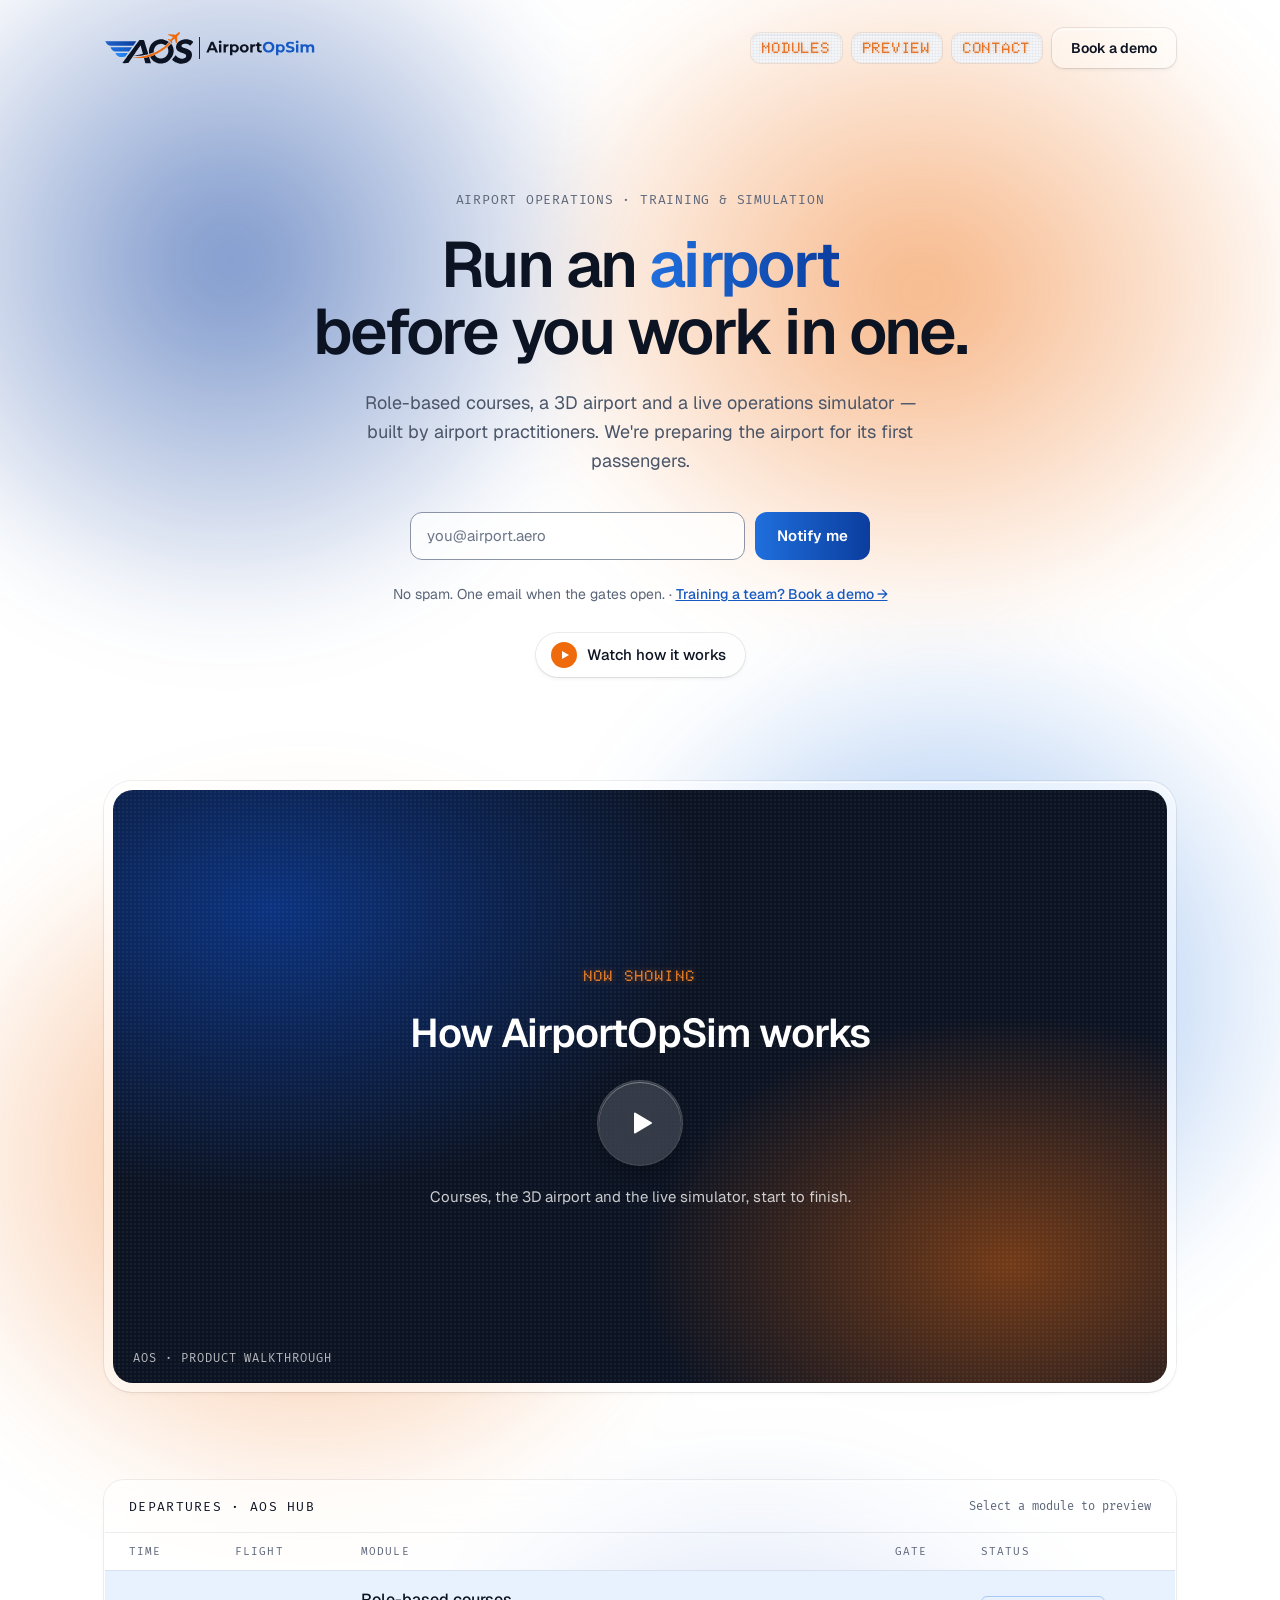
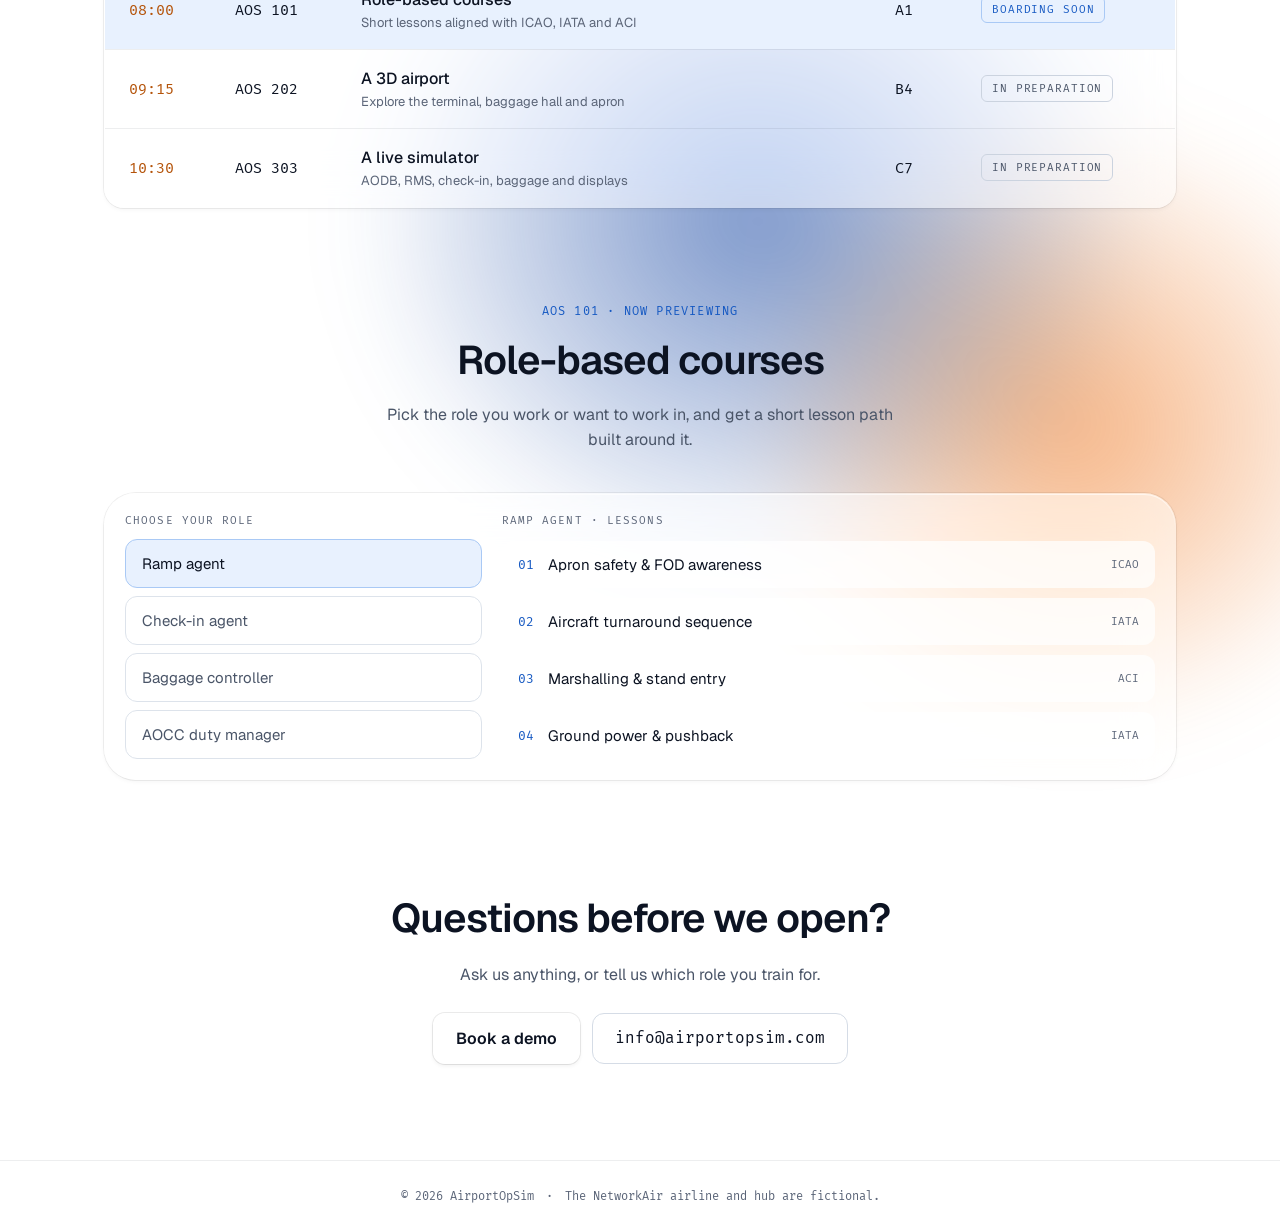
<file: index.html>
<!doctype html>
<html lang="en">
<head>
<meta charset="utf-8">
<meta name="viewport" content="width=device-width, initial-scale=1">
<title>AirportOpSim — Run an airport before you work in one</title>
<meta name="description" content="Airport operations training and simulation: role-based courses, a 3D airport and a live simulator.">
<meta name="theme-color" content="#FFFFFF">
<link rel="preconnect" href="https://fonts.googleapis.com">
<link href="https://fonts.googleapis.com/css2?family=Geist:wght@400;500;600;700&amp;family=Fira+Mono:wght@400;500&amp;family=Doto:wght@700;800;900&amp;display=swap" rel="stylesheet">
<link rel="stylesheet" href="css/styles.css">
</head>
<body>
<div style="position: relative; overflow: clip; min-height: 100vh; background: #FFFFFF; color: #0C1322; font-family: Geist, Inter, system-ui, sans-serif">
<div aria-hidden="true" style="position: absolute; inset: 0; z-index: 0; pointer-events: none; filter: blur(40px)">
<div style="position: absolute; left: -12%; top: -120px; width: 60%; height: 760px; border-radius: 50%; background: radial-gradient(closest-side, rgba(11, 61, 158, 0.55), transparent); mix-blend-mode: multiply"></div>
<div style="position: absolute; left: 40%; top: -60px; width: 64%; height: 700px; border-radius: 50%; background: radial-gradient(closest-side, rgba(238, 106, 10, 0.5), transparent); mix-blend-mode: multiply"></div>
<div style="position: absolute; left: 44%; top: 620px; width: 60%; height: 740px; border-radius: 50%; background: radial-gradient(closest-side, rgba(31, 111, 221, 0.5), transparent); mix-blend-mode: multiply"></div>
<div style="position: absolute; left: -8%; top: 780px; width: 64%; height: 760px; border-radius: 50%; background: radial-gradient(closest-side, rgba(238, 106, 10, 0.5), transparent); mix-blend-mode: multiply"></div>
<div style="position: absolute; left: 28%; top: 1460px; width: 62%; height: 720px; border-radius: 50%; background: radial-gradient(closest-side, rgba(11, 61, 158, 0.55), transparent); mix-blend-mode: multiply"></div>
<div style="position: absolute; left: 58%; top: 1720px; width: 52%; height: 620px; border-radius: 50%; background: radial-gradient(closest-side, rgba(238, 106, 10, 0.5), transparent); mix-blend-mode: multiply"></div>
</div>
<div style="position: relative; z-index: 1; display: flex; flex-direction: column; align-items: center">

<!-- Header -->
<header style="width: 100%; max-width: 1120px; padding: 28px 24px; display: flex; flex-wrap: wrap; gap: 16px; align-items: center; justify-content: space-between">
<div style="display: flex; align-items: center; gap: 12px">
<img src="assets/aos-logo-light.svg" alt="AirportOpSim (AOS)" style="height: 34px; width: auto; display: block">
</div>
<nav class="nav" style="display: flex; flex-wrap: wrap; gap: 10px; align-items: center; font-size: 14px">
<a class="btn led-link" href="#board" style="height: 30px; padding: 0 10px; border-radius: 9px; display: inline-flex; align-items: center; text-decoration: none; background-color: #F3F5F8; background-image: radial-gradient(circle, rgba(12, 19, 34, 0.07) 0.8px, transparent 1.1px); background-size: 3px 3px; border: 1px solid transparent; box-shadow: 0 0 0 1px oklch(0 0 0 / 0.07), inset 0 1px 2px oklch(0 0 0 / 0.06)"><span class="led-text" style="font-family: Doto, 'Fira Mono', monospace; font-weight: 900; font-size: 15px; letter-spacing: 0.05em; line-height: 1; color: #E25F08; text-shadow: 0 0 4px rgba(238, 106, 10, 0.35)">MODULES</span></a>
<a class="btn led-link" href="#preview" style="height: 30px; padding: 0 10px; border-radius: 9px; display: inline-flex; align-items: center; text-decoration: none; background-color: #F3F5F8; background-image: radial-gradient(circle, rgba(12, 19, 34, 0.07) 0.8px, transparent 1.1px); background-size: 3px 3px; border: 1px solid transparent; box-shadow: 0 0 0 1px oklch(0 0 0 / 0.07), inset 0 1px 2px oklch(0 0 0 / 0.06)"><span class="led-text" style="font-family: Doto, 'Fira Mono', monospace; font-weight: 900; font-size: 15px; letter-spacing: 0.05em; line-height: 1; color: #E25F08; text-shadow: 0 0 4px rgba(238, 106, 10, 0.35)">PREVIEW</span></a>
<a class="btn led-link" href="#contact" style="height: 30px; padding: 0 10px; border-radius: 9px; display: inline-flex; align-items: center; text-decoration: none; background-color: #F3F5F8; background-image: radial-gradient(circle, rgba(12, 19, 34, 0.07) 0.8px, transparent 1.1px); background-size: 3px 3px; border: 1px solid transparent; box-shadow: 0 0 0 1px oklch(0 0 0 / 0.07), inset 0 1px 2px oklch(0 0 0 / 0.06)"><span class="led-text" style="font-family: Doto, 'Fira Mono', monospace; font-weight: 900; font-size: 15px; letter-spacing: 0.05em; line-height: 1; color: #E25F08; text-shadow: 0 0 4px rgba(238, 106, 10, 0.35)">CONTACT</span></a>
<a class="btn btn-glass" href="book-demo.html" style="height: 40px; padding: 0 18px; display: inline-flex; align-items: center; border-radius: 12px; text-decoration: none; font-size: 14px; font-weight: 600"><span class="gt" data-t="Book a demo">Book a demo</span></a>
</nav>
</header>

<!-- Hero -->
<section style="width: 100%; max-width: 860px; padding: 96px 24px 72px; text-align: center; display: flex; flex-direction: column; align-items: center; gap: 24px">
<span class="st" style="font-family: 'Fira Mono', Menlo, monospace; font-size: 13px; color: #5B6578; letter-spacing: 0.06em">AIRPORT OPERATIONS · TRAINING &amp; SIMULATION</span>
<h1 class="st st2" style="margin: 0; font-size: 64px; line-height: 1.05; font-weight: 600; letter-spacing: -0.035em">Run an <span style="background: linear-gradient(90deg, #1F6FDD, #0B3D9E); -webkit-background-clip: text; background-clip: text; color: transparent">airport</span><br>before you work in one.</h1>
<p class="st st3" style="margin: 0; max-width: 560px; font-size: 18px; line-height: 1.6; color: #4A5568">Role-based courses, a 3D airport and a live operations simulator — built by airport practitioners. We're preparing the airport for its first passengers.</p>
<form class="st st4" style="margin-top: 12px; display: flex; flex-wrap: wrap; justify-content: center; gap: 10px; width: 100%; max-width: 460px" id="notify-form">
<label for="email" style="position: absolute; width: 1px; height: 1px; overflow: hidden; clip: rect(0 0 0 0)">Email address</label>
<input id="email" type="email" placeholder="you@airport.aero" style="flex: 1 1 240px; height: 48px; padding: 0 16px; border-radius: 12px; border: 1px solid #8A94A6; background: rgba(255, 255, 255, 0.72); color: #0C1322; font: inherit; font-size: 15px; outline: none">
<button class="btn" type="submit" style="height: 48px; padding: 0 22px; border: 0; border-radius: 12px; background: linear-gradient(90deg, #1F6FDD, #0B3D9E); color: #fff; font: inherit; font-size: 15px; font-weight: 600; cursor: pointer" id="notify-label">Notify me</button>
</form>
<span class="st st4" style="font-family: Geist, Inter, system-ui, sans-serif; font-size: 14px; line-height: 1.5; color: #5B6578">No spam. One email when the gates open. · <a href="book-demo.html" style="color: #1659C2; font-weight: 500; white-space: nowrap">Training a team? Book a demo →</a></span>
<a class="btn btn-glass st st4" href="#video" style="margin-top: 4px; height: 44px; padding-inline: 14px 18px; display: inline-flex; align-items: center; gap: 10px; border-radius: 999px; text-decoration: none; font-size: 15px; font-weight: 500"><span style="width: 26px; height: 26px; border-radius: 50%; background: #EE6A0A; display: inline-flex; align-items: center; justify-content: center; flex: none"><svg width="10" height="10" viewBox="0 0 10 10" aria-hidden="true" style="translate: 1px 0"><path d="M2 1 L9 5 L2 9 Z" fill="#FFFFFF"></path></svg></span><span class="gt" data-t="Watch how it works">Watch how it works</span></a>
</section>

<!-- Video -->
<section id="video" style="scroll-margin-top: 24px; width: 100%; max-width: 1120px; padding: 32px 24px 64px">
<div class="glass" style="border: 1px solid rgba(12, 19, 34, 0.10); background: rgba(255, 255, 255, 0.55); backdrop-filter: blur(24px) saturate(140%); -webkit-backdrop-filter: blur(24px) saturate(140%); border-radius: 28px; padding: 8px">
<div style="position: relative; aspect-ratio: 16 / 9; border-radius: 20px; overflow: hidden; background-color: #0C1322; background-image: radial-gradient(circle, rgba(255, 255, 255, 0.05) 0.9px, transparent 1.2px), radial-gradient(60% 70% at 15% 20%, rgba(11, 61, 158, 0.75), transparent 70%), radial-gradient(50% 60% at 85% 80%, rgba(238, 106, 10, 0.45), transparent 70%); background-size: 4px 4px, 100% 100%, 100% 100%">

<div data-video="poster">
<div style="position: absolute; inset: 0; display: flex; flex-direction: column; align-items: center; justify-content: center; gap: 22px; text-align: center; padding: 24px">
<span style="font-family: Doto, 'Fira Mono', monospace; font-weight: 900; font-size: 15px; letter-spacing: 0.08em; color: #FF8A2A; text-shadow: 0 0 6px rgba(238, 106, 10, 0.6)">NOW SHOWING</span>
<h2 style="margin: 0; font-size: 40px; font-weight: 600; letter-spacing: -0.025em; color: #FFFFFF">How AirportOpSim works</h2>
<button class="btn" type="button" data-action="play" aria-label="Play the walkthrough video" style="width: 84px; height: 84px; border-radius: 50%; border: 1px solid transparent; background: rgba(255, 255, 255, 0.16); backdrop-filter: blur(16px); -webkit-backdrop-filter: blur(16px); box-shadow: 0 0 0 1px oklch(1 0 0 / 0.25), 0 12px 32px -12px rgba(0, 0, 0, 0.6), inset 0 1px 0 oklch(1 0 0 / 0.35); display: inline-flex; align-items: center; justify-content: center; cursor: pointer"><svg width="26" height="26" viewBox="0 0 26 26" aria-hidden="true" style="translate: 2px 0"><path d="M6 3.5 L22 13 L6 22.5 Z" fill="#FFFFFF" stroke="#FFFFFF" stroke-width="2" stroke-linejoin="round"></path></svg></button>
<span style="font-size: 15px; color: rgba(255, 255, 255, 0.78)">Courses, the 3D airport and the live simulator, start to finish.</span>
</div>
<span style="position: absolute; left: 20px; bottom: 18px; font-family: 'Fira Mono', Menlo, monospace; font-size: 12px; letter-spacing: 0.08em; color: rgba(255, 255, 255, 0.7)">AOS · PRODUCT WALKTHROUGH</span>
</div>

<div data-video="playing" hidden>
<div style="position: absolute; inset: 0; display: flex; align-items: center; justify-content: center; padding: 24px">
<span style="font-family: 'Fira Mono', Menlo, monospace; font-size: 13px; letter-spacing: 0.08em; color: rgba(255, 255, 255, 0.6)">[ YOUR WALKTHROUGH VIDEO PLAYS HERE ]</span>
</div>
<div style="position: absolute; left: 16px; right: 16px; bottom: 16px; height: 52px; border-radius: 14px; padding: 0 12px; display: flex; align-items: center; gap: 14px; background: rgba(12, 19, 34, 0.45); backdrop-filter: blur(16px); -webkit-backdrop-filter: blur(16px); box-shadow: 0 0 0 1px oklch(1 0 0 / 0.14)">
<button class="btn" type="button" data-action="pause" aria-label="Pause" style="width: 36px; height: 36px; border-radius: 10px; border: 0; background: rgba(255, 255, 255, 0.14); display: inline-flex; align-items: center; justify-content: center; cursor: pointer"><svg width="14" height="14" viewBox="0 0 14 14" aria-hidden="true"><rect x="2.5" y="2" width="3" height="10" rx="1" fill="#FFFFFF"></rect><rect x="8.5" y="2" width="3" height="10" rx="1" fill="#FFFFFF"></rect></svg></button>
<div style="flex: 1; height: 4px; border-radius: 999px; background: rgba(255, 255, 255, 0.2); overflow: hidden"><div class="vprog" style="height: 100%; border-radius: 999px; background: linear-gradient(90deg, #EE6A0A, #2F8BF5)"></div></div>
<span style="font-family: 'Fira Mono', Menlo, monospace; font-size: 12px; color: rgba(255, 255, 255, 0.75)">[LENGTH]</span>
</div>
</div>

</div>
</div>
</section>

<!-- Departure board -->
<section id="board" style="scroll-margin-top: 24px; width: 100%; max-width: 1120px; padding: 24px 24px 0">
<div class="glass" style="border: 1px solid rgba(12, 19, 34, 0.10); background: rgba(255, 255, 255, 0.55); backdrop-filter: blur(24px) saturate(140%); -webkit-backdrop-filter: blur(24px) saturate(140%); border-radius: 20px; overflow: hidden">
<div style="display: flex; flex-wrap: wrap; gap: 12px; justify-content: space-between; align-items: center; padding: 18px 24px; border-bottom: 1px solid rgba(12, 19, 34, 0.08)">
<span style="font-family: 'Fira Mono', Menlo, monospace; font-size: 13px; letter-spacing: 0.1em; color: #0C1322">DEPARTURES · AOS HUB</span>
<span style="font-family: 'Fira Mono', Menlo, monospace; font-size: 12px; color: #5B6578">Select a module to preview</span>
</div>
<div style="overflow-x: auto">
<div style="min-width: 760px">
<div style="display: grid; grid-template-columns: 90px 110px minmax(0, 1fr) 70px 170px; gap: 16px; padding: 12px 24px; font-family: 'Fira Mono', Menlo, monospace; font-size: 11px; letter-spacing: 0.1em; color: #5B6578">
<span>TIME</span><span>FLIGHT</span><span>MODULE</span><span>GATE</span><span>STATUS</span>
</div>
<button class="row row-on" data-module="courses" aria-pressed="true" type="button" style="width: 100%; display: grid; grid-template-columns: 90px 110px minmax(0, 1fr) 70px 170px; gap: 16px; align-items: center; text-align: left; padding: 18px 24px; border: 0; border-top: 1px solid rgba(12, 19, 34, 0.07); background: #E8F1FE; color: #0C1322; font: inherit; cursor: pointer">
<span style="font-family: 'Fira Mono', Menlo, monospace; font-size: 15px; color: #B45309">08:00</span>
<span style="font-family: 'Fira Mono', Menlo, monospace; font-size: 15px">AOS 101</span>
<span style="display: flex; flex-direction: column; gap: 4px"><span style="font-size: 16px; font-weight: 500">Role-based courses</span><span style="font-size: 13px; color: #5B6578">Short lessons aligned with ICAO, IATA and ACI</span></span>
<span style="font-family: 'Fira Mono', Menlo, monospace; font-size: 15px">A1</span>
<span style="justify-self: start; font-family: 'Fira Mono', Menlo, monospace; font-size: 11px; letter-spacing: 0.08em; padding: 6px 10px; border-radius: 6px; color: #1659C2; border: 1px solid #A9C9F5">BOARDING SOON</span>
</button>
<button class="row" data-module="airport" aria-pressed="false" type="button" style="width: 100%; display: grid; grid-template-columns: 90px 110px minmax(0, 1fr) 70px 170px; gap: 16px; align-items: center; text-align: left; padding: 18px 24px; border: 0; border-top: 1px solid rgba(12, 19, 34, 0.07); background: transparent; color: #0C1322; font: inherit; cursor: pointer">
<span style="font-family: 'Fira Mono', Menlo, monospace; font-size: 15px; color: #B45309">09:15</span>
<span style="font-family: 'Fira Mono', Menlo, monospace; font-size: 15px">AOS 202</span>
<span style="display: flex; flex-direction: column; gap: 4px"><span style="font-size: 16px; font-weight: 500">A 3D airport</span><span style="font-size: 13px; color: #5B6578">Explore the terminal, baggage hall and apron</span></span>
<span style="font-family: 'Fira Mono', Menlo, monospace; font-size: 15px">B4</span>
<span style="justify-self: start; font-family: 'Fira Mono', Menlo, monospace; font-size: 11px; letter-spacing: 0.08em; padding: 6px 10px; border-radius: 6px; color: #4A5568; border: 1px solid #CBD3DF">IN PREPARATION</span>
</button>
<button class="row" data-module="sim" aria-pressed="false" type="button" style="width: 100%; display: grid; grid-template-columns: 90px 110px minmax(0, 1fr) 70px 170px; gap: 16px; align-items: center; text-align: left; padding: 18px 24px; border: 0; border-top: 1px solid rgba(12, 19, 34, 0.07); background: transparent; color: #0C1322; font: inherit; cursor: pointer">
<span style="font-family: 'Fira Mono', Menlo, monospace; font-size: 15px; color: #B45309">10:30</span>
<span style="font-family: 'Fira Mono', Menlo, monospace; font-size: 15px">AOS 303</span>
<span style="display: flex; flex-direction: column; gap: 4px"><span style="font-size: 16px; font-weight: 500">A live simulator</span><span style="font-size: 13px; color: #5B6578">AODB, RMS, check-in, baggage and displays</span></span>
<span style="font-family: 'Fira Mono', Menlo, monospace; font-size: 15px">C7</span>
<span style="justify-self: start; font-family: 'Fira Mono', Menlo, monospace; font-size: 11px; letter-spacing: 0.08em; padding: 6px 10px; border-radius: 6px; color: #4A5568; border: 1px solid #CBD3DF">IN PREPARATION</span>
</button>
</div>
</div>
</div>
</section>

<!-- Preview -->
<section id="preview" style="scroll-margin-top: -48px; width: 100%; max-width: 1120px; padding: 96px 24px 0; display: flex; flex-direction: column; align-items: center; gap: 16px; text-align: center">
<span style="font-family: 'Fira Mono', Menlo, monospace; font-size: 12px; letter-spacing: 0.1em; color: #1659C2"><span id="sel-flight">AOS 101</span> · NOW PREVIEWING</span>
<h2 style="margin: 0; font-size: 40px; font-weight: 600; letter-spacing: -0.025em" id="sel-title">Role-based courses</h2>
<p style="margin: 0 0 24px; max-width: 520px; font-size: 16px; line-height: 1.6; color: #4A5568" id="sel-blurb">Pick the role you work or want to work in, and get a short lesson path built around it.</p>

<div class="glass" style="width: 100%; border: 1px solid rgba(12, 19, 34, 0.10); background: rgba(255, 255, 255, 0.55); backdrop-filter: blur(24px) saturate(140%); -webkit-backdrop-filter: blur(24px) saturate(140%); border-radius: 32px; padding: 20px; text-align: left">

<div data-panel="courses">
<div style="display: flex; flex-wrap: wrap; gap: 20px">
<div style="flex: 1 1 240px; display: flex; flex-direction: column; gap: 8px">
<span style="font-family: 'Fira Mono', Menlo, monospace; font-size: 11px; letter-spacing: 0.1em; color: #5B6578; margin-bottom: 4px">CHOOSE YOUR ROLE</span>
<span style="padding: 14px 16px; border-radius: 12px; background: #E8F1FE; border: 1px solid #A9C9F5; font-size: 15px">Ramp agent</span>
<span style="padding: 14px 16px; border-radius: 12px; background: rgba(255, 255, 255, 0.72); border: 1px solid #DDE3EB; font-size: 15px; color: #4A5568">Check-in agent</span>
<span style="padding: 14px 16px; border-radius: 12px; background: rgba(255, 255, 255, 0.72); border: 1px solid #DDE3EB; font-size: 15px; color: #4A5568">Baggage controller</span>
<span style="padding: 14px 16px; border-radius: 12px; background: rgba(255, 255, 255, 0.72); border: 1px solid #DDE3EB; font-size: 15px; color: #4A5568">AOCC duty manager</span>
</div>
<div style="flex: 2 1 420px; display: flex; flex-direction: column; gap: 10px">
<span style="font-family: 'Fira Mono', Menlo, monospace; font-size: 11px; letter-spacing: 0.1em; color: #5B6578; margin-bottom: 4px">RAMP AGENT · LESSONS</span>
<div style="display: flex; gap: 14px; align-items: center; padding: 14px 16px; border-radius: 12px; background: rgba(255, 255, 255, 0.72)"><span style="font-family: 'Fira Mono', Menlo, monospace; color: #1659C2; font-size: 13px">01</span><span style="flex: 1; font-size: 15px">Apron safety &amp; FOD awareness</span><span style="font-family: 'Fira Mono', Menlo, monospace; font-size: 11px; color: #5B6578">ICAO</span></div>
<div style="display: flex; gap: 14px; align-items: center; padding: 14px 16px; border-radius: 12px; background: rgba(255, 255, 255, 0.72)"><span style="font-family: 'Fira Mono', Menlo, monospace; color: #1659C2; font-size: 13px">02</span><span style="flex: 1; font-size: 15px">Aircraft turnaround sequence</span><span style="font-family: 'Fira Mono', Menlo, monospace; font-size: 11px; color: #5B6578">IATA</span></div>
<div style="display: flex; gap: 14px; align-items: center; padding: 14px 16px; border-radius: 12px; background: rgba(255, 255, 255, 0.72)"><span style="font-family: 'Fira Mono', Menlo, monospace; color: #1659C2; font-size: 13px">03</span><span style="flex: 1; font-size: 15px">Marshalling &amp; stand entry</span><span style="font-family: 'Fira Mono', Menlo, monospace; font-size: 11px; color: #5B6578">ACI</span></div>
<div style="display: flex; gap: 14px; align-items: center; padding: 14px 16px; border-radius: 12px; background: rgba(255, 255, 255, 0.72)"><span style="font-family: 'Fira Mono', Menlo, monospace; color: #1659C2; font-size: 13px">04</span><span style="flex: 1; font-size: 15px">Ground power &amp; pushback</span><span style="font-family: 'Fira Mono', Menlo, monospace; font-size: 11px; color: #5B6578">IATA</span></div>
</div>
</div>
</div>

<div data-panel="airport" hidden>
<div style="display: flex; flex-direction: column; gap: 16px">
<div style="display: flex; flex-wrap: wrap; gap: 8px">
<span style="font-family: 'Fira Mono', Menlo, monospace; font-size: 12px; padding: 8px 14px; border-radius: 999px; background: #E8F1FE; border: 1px solid #A9C9F5; color: #1659C2">Apron</span>
<span style="font-family: 'Fira Mono', Menlo, monospace; font-size: 12px; padding: 8px 14px; border-radius: 999px; border: 1px solid #DDE3EB; color: #4A5568">Terminal</span>
<span style="font-family: 'Fira Mono', Menlo, monospace; font-size: 12px; padding: 8px 14px; border-radius: 999px; border: 1px solid #DDE3EB; color: #4A5568">Baggage hall</span>
</div>
<div style="height: 320px; border-radius: 14px; background: radial-gradient(circle at 50% 30%, #F4F8FD, #E3EAF4 70%); border: 1px solid #DDE3EB; display: flex; flex-direction: column; justify-content: space-between; padding: 20px">
<div style="height: 64px; border-radius: 10px; border: 1px solid #CBD3DF; background: rgba(255, 255, 255, 0.72); display: flex; align-items: center; justify-content: center; font-family: 'Fira Mono', Menlo, monospace; font-size: 12px; color: #5B6578; letter-spacing: 0.1em">TERMINAL · PIER B</div>
<div style="display: grid; grid-template-columns: repeat(5, minmax(0, 1fr)); gap: 14px">
<span style="height: 110px; border: 1px dashed #CBD3DF; border-radius: 8px; display: flex; align-items: flex-end; justify-content: center; padding: 8px; font-family: 'Fira Mono', Menlo, monospace; font-size: 11px; color: #5B6578">B1</span>
<span style="height: 110px; border: 1px solid #2F8BF5; background: #E8F1FE; border-radius: 8px; display: flex; flex-direction: column; align-items: center; justify-content: space-between; padding: 8px; font-family: 'Fira Mono', Menlo, monospace; font-size: 11px; color: #1659C2"><span>NA 214</span><span>B2</span></span>
<span style="height: 110px; border: 1px dashed #CBD3DF; border-radius: 8px; display: flex; align-items: flex-end; justify-content: center; padding: 8px; font-family: 'Fira Mono', Menlo, monospace; font-size: 11px; color: #5B6578">B3</span>
<span style="height: 110px; border: 1px solid #CBD3DF; background: rgba(255, 255, 255, 0.72); border-radius: 8px; display: flex; flex-direction: column; align-items: center; justify-content: space-between; padding: 8px; font-family: 'Fira Mono', Menlo, monospace; font-size: 11px; color: #4A5568"><span>NA 087</span><span>B4</span></span>
<span style="height: 110px; border: 1px dashed #CBD3DF; border-radius: 8px; display: flex; align-items: flex-end; justify-content: center; padding: 8px; font-family: 'Fira Mono', Menlo, monospace; font-size: 11px; color: #5B6578">B5</span>
</div>
<span style="font-family: 'Fira Mono', Menlo, monospace; font-size: 11px; color: #6B7588; text-align: center">[ 3D VIEWPORT — DRAG TO ORBIT, CLICK A STAND TO INSPECT ]</span>
</div>
</div>
</div>

<div data-panel="sim" hidden>
<div style="display: flex; flex-direction: column; gap: 12px">
<div style="display: flex; flex-wrap: wrap; gap: 8px; justify-content: space-between; align-items: center">
<span style="font-family: 'Fira Mono', Menlo, monospace; font-size: 11px; letter-spacing: 0.1em; color: #5B6578">RMS · STAND ALLOCATION · 06:00–12:00</span>
<span style="display: flex; gap: 6px; font-family: 'Fira Mono', Menlo, monospace; font-size: 11px"><span style="padding: 6px 10px; border-radius: 6px; background: #E8F1FE; color: #1659C2; border: 1px solid #A9C9F5">RMS</span><span style="padding: 6px 10px; border-radius: 6px; color: #4A5568; border: 1px solid #DDE3EB">AODB</span><span style="padding: 6px 10px; border-radius: 6px; color: #4A5568; border: 1px solid #DDE3EB">CHECK-IN</span><span style="padding: 6px 10px; border-radius: 6px; color: #4A5568; border: 1px solid #DDE3EB">BAGGAGE</span><span style="padding: 6px 10px; border-radius: 6px; color: #4A5568; border: 1px solid #DDE3EB">FIDS</span></span>
</div>
<div style="display: grid; grid-template-columns: 60px minmax(0, 1fr); row-gap: 10px; column-gap: 12px; align-items: center; font-family: 'Fira Mono', Menlo, monospace; font-size: 12px">
<span style="color: #5B6578">B1</span><div style="position: relative; height: 40px; background: rgba(255, 255, 255, 0.72); border-radius: 8px"><span style="position: absolute; left: 6%; width: 26%; top: 6px; bottom: 6px; border-radius: 6px; background: #CBD3DF; display: flex; align-items: center; padding: 0 10px; color: #0C1322">NA 311</span><span style="position: absolute; left: 58%; width: 30%; top: 6px; bottom: 6px; border-radius: 6px; background: #CBD3DF; display: flex; align-items: center; padding: 0 10px; color: #0C1322">NA 402</span></div>
<span style="color: #5B6578">B2</span><div style="position: relative; height: 40px; background: rgba(255, 255, 255, 0.72); border-radius: 8px"><span style="position: absolute; left: 20%; width: 34%; top: 6px; bottom: 6px; border-radius: 6px; background: #EE6A0A; display: flex; align-items: center; padding: 0 10px; color: #FFFFFF; font-weight: 500">NA 214 · CONFLICT</span></div>
<span style="color: #5B6578">B3</span><div style="position: relative; height: 40px; background: rgba(255, 255, 255, 0.72); border-radius: 8px"><span style="position: absolute; left: 40%; width: 22%; top: 6px; bottom: 6px; border-radius: 6px; background: #CBD3DF; display: flex; align-items: center; padding: 0 10px; color: #0C1322">NA 155</span></div>
<span style="color: #5B6578">B4</span><div style="position: relative; height: 40px; background: rgba(255, 255, 255, 0.72); border-radius: 8px"><span style="position: absolute; left: 2%; width: 40%; top: 6px; bottom: 6px; border-radius: 6px; background: #CBD3DF; display: flex; align-items: center; padding: 0 10px; color: #0C1322">NA 087</span><span style="position: absolute; left: 70%; width: 24%; top: 6px; bottom: 6px; border-radius: 6px; background: #CBD3DF; display: flex; align-items: center; padding: 0 10px; color: #0C1322">NA 520</span></div>
</div>
<div style="margin-top: 6px; display: flex; flex-wrap: wrap; gap: 12px; align-items: center; padding: 14px 16px; border-radius: 12px; background: #E8F1FE; border: 1px solid #A9C9F5">
<span style="font-family: 'Fira Mono', Menlo, monospace; font-size: 12px; color: #1659C2">TASK</span>
<span style="flex: 1 1 320px; font-size: 15px">NA 214 arrives early and overlaps the stand's next occupant. Re-allocate it without breaking the turnaround.</span>
<button class="btn" type="button" style="height: 40px; padding: 0 16px; border-radius: 10px; border: 1px solid #2F8BF5; background: transparent; color: #1659C2; font: inherit; font-size: 14px; cursor: pointer">Open in simulator</button>
</div>
</div>
</div>

</div>
</section>

<!-- Contact -->
<section id="contact" style="scroll-margin-top: -64px; width: 100%; max-width: 860px; padding: 112px 24px 96px; text-align: center; display: flex; flex-direction: column; align-items: center; gap: 18px">
<h2 style="margin: 0; font-size: 40px; font-weight: 600; letter-spacing: -0.025em">Questions before we open?</h2>
<p style="margin: 0; font-size: 16px; line-height: 1.6; color: #4A5568">Ask us anything, or tell us which role you train for.</p>
<div style="margin-top: 8px; display: flex; flex-wrap: wrap; gap: 12px; justify-content: center">
<a class="btn btn-glass" href="book-demo.html" style="font-size: 16px; font-weight: 600; padding: 14px 22px; border-radius: 12px; text-decoration: none"><span class="gt" data-t="Book a demo">Book a demo</span></a>
<a href="mailto:info@airportopsim.com" style=" font-family: 'Fira Mono', Menlo, monospace; font-size: 16px; padding: 14px 22px; border-radius: 12px; border: 1px solid #D5DCE6; background: rgba(255, 255, 255, 0.72); color: #0C1322; text-decoration: none">info@airportopsim.com</a>
</div>
</section>

<footer style="width: 100%; border-top: 1px solid rgba(12, 19, 34, 0.07); padding: 28px 24px; display: flex; flex-wrap: wrap; gap: 12px; justify-content: center; font-family: 'Fira Mono', Menlo, monospace; font-size: 12px; color: #5B6578; text-align: center">
<span>© 2026 AirportOpSim</span><span>·</span><span>The NetworkAir airline and hub are fictional.</span>
</footer>

</div>
</div>
<script src="js/main.js" defer></script>
</body>
</html>
</file>
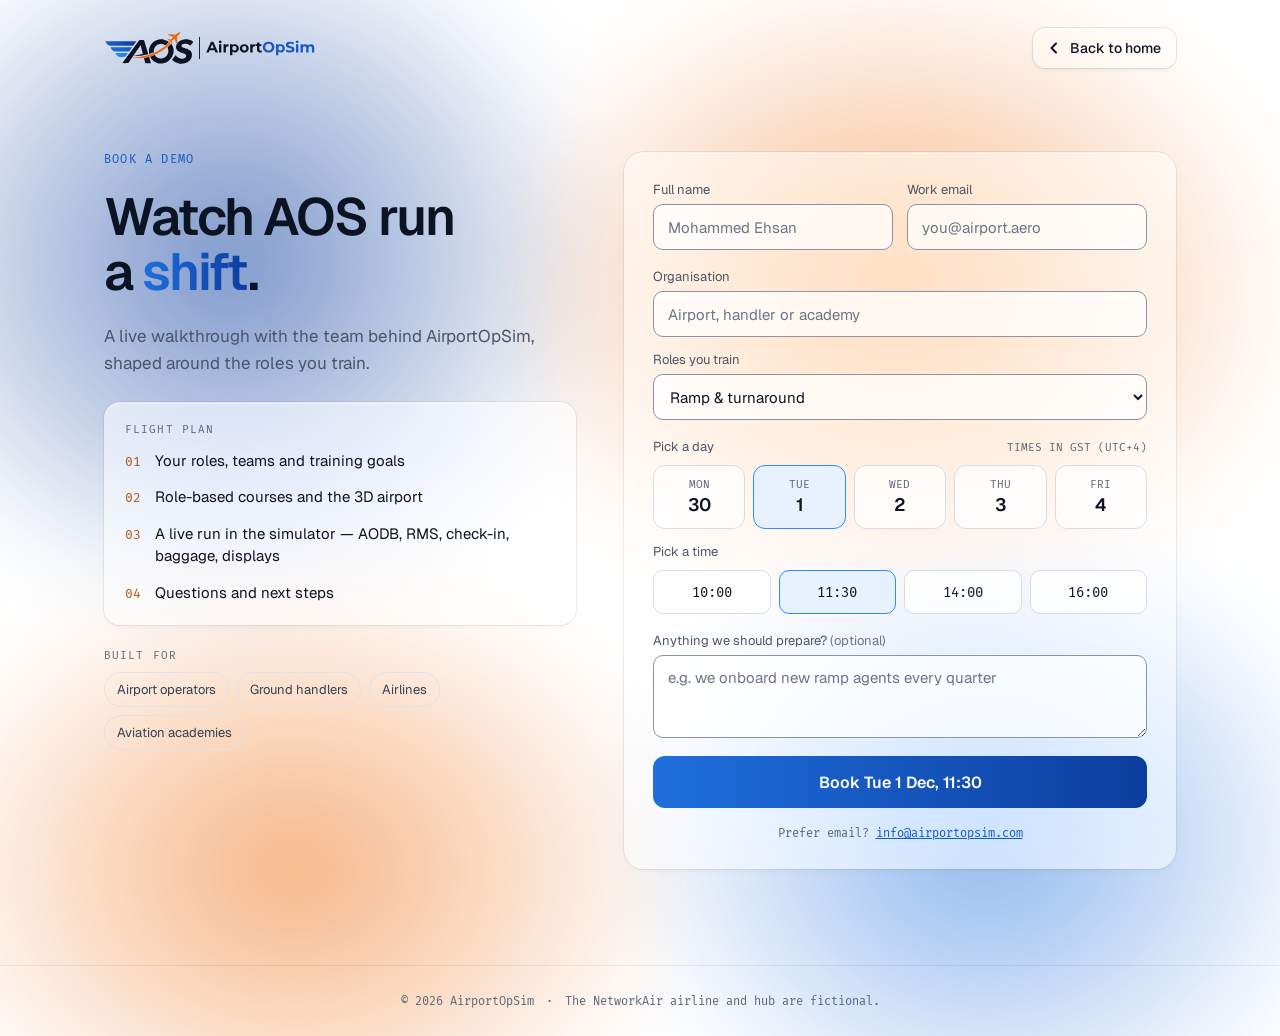
<file: book-demo.html>
<!doctype html>
<html lang="en">
<head>
<meta charset="utf-8">
<meta name="viewport" content="width=device-width, initial-scale=1">
<title>Book a demo — AirportOpSim</title>
<meta name="description" content="Book a live walkthrough of AirportOpSim with the team behind it.">
<meta name="theme-color" content="#FFFFFF">
<link rel="preconnect" href="https://fonts.googleapis.com">
<link href="https://fonts.googleapis.com/css2?family=Geist:wght@400;500;600;700&amp;family=Fira+Mono:wght@400;500&amp;display=swap" rel="stylesheet">
<link rel="stylesheet" href="css/styles.css">
</head>
<body>
<div style="position: relative; overflow: clip; min-height: 100vh; background: #FFFFFF; color: #0C1322; font-family: Geist, Inter, system-ui, sans-serif">
<div aria-hidden="true" style="position: absolute; inset: 0; z-index: 0; pointer-events: none; filter: blur(40px)">
<div style="position: absolute; left: -12%; top: -100px; width: 60%; height: 720px; border-radius: 50%; background: radial-gradient(closest-side, rgba(11, 61, 158, 0.55), transparent); mix-blend-mode: multiply"></div>
<div style="position: absolute; left: 38%; top: -40px; width: 64%; height: 660px; border-radius: 50%; background: radial-gradient(closest-side, rgba(238, 106, 10, 0.5), transparent); mix-blend-mode: multiply"></div>
<div style="position: absolute; left: 48%; top: 520px; width: 58%; height: 640px; border-radius: 50%; background: radial-gradient(closest-side, rgba(31, 111, 221, 0.5), transparent); mix-blend-mode: multiply"></div>
<div style="position: absolute; left: -8%; top: 560px; width: 62%; height: 620px; border-radius: 50%; background: radial-gradient(closest-side, rgba(238, 106, 10, 0.5), transparent); mix-blend-mode: multiply"></div>
</div>
<div style="position: relative; z-index: 1; display: flex; flex-direction: column; align-items: center">

<header style="width: 100%; max-width: 1120px; padding: 28px 24px; display: flex; flex-wrap: wrap; gap: 16px; align-items: center; justify-content: space-between">
<a href="index.html" style="display: flex; align-items: center; gap: 12px; text-decoration: none; color: #0C1322">
<img src="assets/aos-logo-light.svg" alt="AirportOpSim (AOS)" style="height: 34px; width: auto; display: block">
</a>
<a class="btn btn-glass" href="index.html" style="height: 40px; padding-inline: 12px 14px; display: inline-flex; align-items: center; gap: 8px; border-radius: 12px; text-decoration: none; font-size: 14px; font-weight: 500"><svg width="16" height="16" viewBox="0 0 16 16" aria-hidden="true" style="flex: none"><path d="M10 3.5 L5.5 8 L10 12.5" fill="none" stroke="currentColor" stroke-width="2" stroke-linecap="round" stroke-linejoin="round"></path></svg><span class="gt" data-t="Back to home">Back to home</span></a>
</header>

<main style="width: 100%; max-width: 1120px; padding: 56px 24px 96px; display: flex; flex-wrap: wrap; gap: 48px; align-items: flex-start">

<!-- Left: pitch -->
<section style="flex: 1 1 380px; min-width: 0; display: flex; flex-direction: column; gap: 24px">
<span class="st" style="font-family: 'Fira Mono', Menlo, monospace; font-size: 12px; letter-spacing: 0.1em; color: #1659C2">BOOK A DEMO</span>
<h1 class="st st2" style="margin: 0; font-size: 52px; line-height: 1.05; font-weight: 600; letter-spacing: -0.035em">Watch AOS run<br>a <span style="background: linear-gradient(90deg, #1F6FDD, #0B3D9E); -webkit-background-clip: text; background-clip: text; color: transparent">shift</span>.</h1>
<p class="st st3" style="margin: 0; max-width: 440px; font-size: 17px; line-height: 1.6; color: #4A5568">A live walkthrough with the team behind AirportOpSim, shaped around the roles you train.</p>

<div class="glass" style="border: 1px solid rgba(12, 19, 34, 0.10); background: rgba(255, 255, 255, 0.55); backdrop-filter: blur(24px) saturate(140%); -webkit-backdrop-filter: blur(24px) saturate(140%); border-radius: 16px; padding: 20px; display: flex; flex-direction: column; gap: 14px">
<span style="font-family: 'Fira Mono', Menlo, monospace; font-size: 11px; letter-spacing: 0.1em; color: #5B6578">FLIGHT PLAN</span>
<div style="display: flex; gap: 14px; align-items: baseline"><span style="font-family: 'Fira Mono', Menlo, monospace; font-size: 13px; color: #B45309">01</span><span style="font-size: 15px; line-height: 1.5">Your roles, teams and training goals</span></div>
<div style="display: flex; gap: 14px; align-items: baseline"><span style="font-family: 'Fira Mono', Menlo, monospace; font-size: 13px; color: #B45309">02</span><span style="font-size: 15px; line-height: 1.5">Role-based courses and the 3D airport</span></div>
<div style="display: flex; gap: 14px; align-items: baseline"><span style="font-family: 'Fira Mono', Menlo, monospace; font-size: 13px; color: #B45309">03</span><span style="font-size: 15px; line-height: 1.5">A live run in the simulator — AODB, RMS, check-in, baggage, displays</span></div>
<div style="display: flex; gap: 14px; align-items: baseline"><span style="font-family: 'Fira Mono', Menlo, monospace; font-size: 13px; color: #B45309">04</span><span style="font-size: 15px; line-height: 1.5">Questions and next steps</span></div>
</div>

<div style="display: flex; flex-direction: column; gap: 10px">
<span style="font-family: 'Fira Mono', Menlo, monospace; font-size: 11px; letter-spacing: 0.1em; color: #5B6578">BUILT FOR</span>
<div style="display: flex; flex-wrap: wrap; gap: 8px">
<span style="font-size: 13px; padding: 8px 12px; border-radius: 999px; border: 1px solid #DDE3EB; color: #334155">Airport operators</span>
<span style="font-size: 13px; padding: 8px 12px; border-radius: 999px; border: 1px solid #DDE3EB; color: #334155">Ground handlers</span>
<span style="font-size: 13px; padding: 8px 12px; border-radius: 999px; border: 1px solid #DDE3EB; color: #334155">Airlines</span>
<span style="font-size: 13px; padding: 8px 12px; border-radius: 999px; border: 1px solid #DDE3EB; color: #334155">Aviation academies</span>
</div>
</div>
</section>

<!-- Right: booking card -->
<section class="glass" style="flex: 1 1 460px; min-width: 0; border: 1px solid rgba(12, 19, 34, 0.10); background: rgba(255, 255, 255, 0.55); backdrop-filter: blur(24px) saturate(140%); -webkit-backdrop-filter: blur(24px) saturate(140%); border-radius: 20px; padding: 28px">

<div data-state="form">
<form id="demo-form" style="display: flex; flex-direction: column; gap: 18px">
<div style="display: flex; flex-wrap: wrap; gap: 14px">
<div style="flex: 1 1 180px; display: flex; flex-direction: column; gap: 6px"><label for="fn" style="font-size: 13px; color: #4A5568">Full name</label><input id="fn" placeholder="Mohammed Ehsan" style="height: 46px; padding: 0 14px; border-radius: 10px; border: 1px solid #8A94A6; background: rgba(255, 255, 255, 0.72); color: #0C1322; font: inherit; font-size: 15px"></div>
<div style="flex: 1 1 180px; display: flex; flex-direction: column; gap: 6px"><label for="em" style="font-size: 13px; color: #4A5568">Work email</label><input id="em" type="email" placeholder="you@airport.aero" style="height: 46px; padding: 0 14px; border-radius: 10px; border: 1px solid #8A94A6; background: rgba(255, 255, 255, 0.72); color: #0C1322; font: inherit; font-size: 15px"></div>
</div>
<div style="display: flex; flex-wrap: wrap; gap: 14px">
<div style="flex: 1 1 180px; display: flex; flex-direction: column; gap: 6px"><label for="org" style="font-size: 13px; color: #4A5568">Organisation</label><input id="org" placeholder="Airport, handler or academy" style="height: 46px; padding: 0 14px; border-radius: 10px; border: 1px solid #8A94A6; background: rgba(255, 255, 255, 0.72); color: #0C1322; font: inherit; font-size: 15px"></div>
<div style="flex: 1 1 180px; display: flex; flex-direction: column; gap: 6px"><label for="role" style="font-size: 13px; color: #4A5568">Roles you train</label><select id="role" style="height: 46px; padding: 0 12px; border-radius: 10px; border: 1px solid #8A94A6; background: rgba(255, 255, 255, 0.72); color: #0C1322; font: inherit; font-size: 15px"><option>Ramp &amp; turnaround</option><option>Check-in &amp; passenger services</option><option>Baggage</option><option>AOCC / operations control</option><option>Several roles</option></select></div>
</div>

<div style="display: flex; flex-direction: column; gap: 10px">
<div style="display: flex; justify-content: space-between; align-items: baseline; flex-wrap: wrap; gap: 8px"><span style="font-size: 13px; color: #4A5568">Pick a day</span><span style="font-family: 'Fira Mono', Menlo, monospace; font-size: 11px; color: #5B6578">TIMES IN GST (UTC+4)</span></div>
<div style="display: grid; grid-template-columns: repeat(5, minmax(0, 1fr)); gap: 8px">
<button class="btn" type="button" data-day="0" aria-pressed="false" style="height: 64px; border-radius: 12px; border: 1px solid #D5DCE6; background: rgba(255, 255, 255, 0.72); color: #0C1322; font: inherit; cursor: pointer; display: flex; flex-direction: column; align-items: center; justify-content: center; gap: 2px"><span style="font-family: 'Fira Mono', Menlo, monospace; font-size: 11px; color: #5B6578">MON</span><span style="font-size: 18px; font-weight: 600">30</span></button>
<button class="btn" type="button" data-day="1" aria-pressed="true" style="height: 64px; border-radius: 12px; border: 1px solid #2F8BF5; background: #E8F1FE; color: #0C1322; font: inherit; cursor: pointer; display: flex; flex-direction: column; align-items: center; justify-content: center; gap: 2px"><span style="font-family: 'Fira Mono', Menlo, monospace; font-size: 11px; color: #5B6578">TUE</span><span style="font-size: 18px; font-weight: 600">1</span></button>
<button class="btn" type="button" data-day="2" aria-pressed="false" style="height: 64px; border-radius: 12px; border: 1px solid #D5DCE6; background: rgba(255, 255, 255, 0.72); color: #0C1322; font: inherit; cursor: pointer; display: flex; flex-direction: column; align-items: center; justify-content: center; gap: 2px"><span style="font-family: 'Fira Mono', Menlo, monospace; font-size: 11px; color: #5B6578">WED</span><span style="font-size: 18px; font-weight: 600">2</span></button>
<button class="btn" type="button" data-day="3" aria-pressed="false" style="height: 64px; border-radius: 12px; border: 1px solid #D5DCE6; background: rgba(255, 255, 255, 0.72); color: #0C1322; font: inherit; cursor: pointer; display: flex; flex-direction: column; align-items: center; justify-content: center; gap: 2px"><span style="font-family: 'Fira Mono', Menlo, monospace; font-size: 11px; color: #5B6578">THU</span><span style="font-size: 18px; font-weight: 600">3</span></button>
<button class="btn" type="button" data-day="4" aria-pressed="false" style="height: 64px; border-radius: 12px; border: 1px solid #D5DCE6; background: rgba(255, 255, 255, 0.72); color: #0C1322; font: inherit; cursor: pointer; display: flex; flex-direction: column; align-items: center; justify-content: center; gap: 2px"><span style="font-family: 'Fira Mono', Menlo, monospace; font-size: 11px; color: #5B6578">FRI</span><span style="font-size: 18px; font-weight: 600">4</span></button>
</div>
<span style="font-size: 13px; color: #4A5568; margin-top: 4px">Pick a time</span>
<div style="display: grid; grid-template-columns: repeat(4, minmax(0, 1fr)); gap: 8px">
<button class="btn" type="button" data-slot="0" aria-pressed="false" style="height: 44px; border-radius: 10px; border: 1px solid #D5DCE6; background: rgba(255, 255, 255, 0.72); color: #0C1322; font-family: 'Fira Mono', Menlo, monospace; font-size: 14px; cursor: pointer">10:00</button>
<button class="btn" type="button" data-slot="1" aria-pressed="true" style="height: 44px; border-radius: 10px; border: 1px solid #2F8BF5; background: #E8F1FE; color: #0C1322; font-family: 'Fira Mono', Menlo, monospace; font-size: 14px; cursor: pointer">11:30</button>
<button class="btn" type="button" data-slot="2" aria-pressed="false" style="height: 44px; border-radius: 10px; border: 1px solid #D5DCE6; background: rgba(255, 255, 255, 0.72); color: #0C1322; font-family: 'Fira Mono', Menlo, monospace; font-size: 14px; cursor: pointer">14:00</button>
<button class="btn" type="button" data-slot="3" aria-pressed="false" style="height: 44px; border-radius: 10px; border: 1px solid #D5DCE6; background: rgba(255, 255, 255, 0.72); color: #0C1322; font-family: 'Fira Mono', Menlo, monospace; font-size: 14px; cursor: pointer">16:00</button>
</div>
</div>

<div style="display: flex; flex-direction: column; gap: 6px"><label for="msg" style="font-size: 13px; color: #4A5568">Anything we should prepare? <span style="color: #6B7588">(optional)</span></label><textarea id="msg" rows="3" placeholder="e.g. we onboard new ramp agents every quarter" style="padding: 12px 14px; border-radius: 10px; border: 1px solid #8A94A6; background: rgba(255, 255, 255, 0.72); color: #0C1322; font: inherit; font-size: 15px; resize: vertical"></textarea></div>

<button class="btn" type="submit" style="height: 52px; border: 0; border-radius: 12px; background: linear-gradient(90deg, #1F6FDD, #0B3D9E); color: #fff; font: inherit; font-size: 16px; font-weight: 600; cursor: pointer">Book <span data-summary>Tue 1 Dec, 11:30</span></button>
<span style="font-family: 'Fira Mono', Menlo, monospace; font-size: 12px; color: #5B6578; text-align: center">Prefer email? <a href="mailto:info@airportopsim.com">info@airportopsim.com</a></span>
</form>
</div>

<div data-state="sent" hidden>
<div style="min-height: 520px; display: flex; flex-direction: column; align-items: center; justify-content: center; text-align: center; gap: 18px">
<span style="font-family: 'Fira Mono', Menlo, monospace; font-size: 12px; letter-spacing: 0.1em; color: #C2410C; border: 1px solid #FDBA8C; background: #FFF4EC; padding: 7px 12px; border-radius: 999px">GATE CONFIRMED</span>
<h2 style="margin: 0; font-size: 34px; font-weight: 600; letter-spacing: -0.025em">You're booked for <span data-summary>Tue 1 Dec, 11:30</span>.</h2>
<p style="margin: 0; max-width: 360px; font-size: 16px; line-height: 1.6; color: #4A5568">A calendar invite with the meeting link is on its way to your inbox.</p>
<div style="display: flex; flex-wrap: wrap; gap: 10px; justify-content: center">
<button class="btn" type="button" data-action="reset" style="height: 44px; padding: 0 18px; border-radius: 10px; border: 1px solid #D5DCE6; background: rgba(255, 255, 255, 0.72); color: #0C1322; font: inherit; font-size: 14px; cursor: pointer">Change time</button>
<a class="btn" href="index.html" style="height: 44px; padding: 0 18px; display: inline-flex; align-items: center; border-radius: 10px; background: linear-gradient(90deg, #1F6FDD, #0B3D9E); color: #fff; text-decoration: none; font-size: 14px; font-weight: 600">Back to home</a>
</div>
</div>
</div>

</section>
</main>

<footer style="width: 100%; border-top: 1px solid rgba(12, 19, 34, 0.07); padding: 28px 24px; display: flex; flex-wrap: wrap; gap: 12px; justify-content: center; font-family: 'Fira Mono', Menlo, monospace; font-size: 12px; color: #5B6578; text-align: center">
<span>© 2026 AirportOpSim</span><span>·</span><span>The NetworkAir airline and hub are fictional.</span>
</footer>
</div>
</div>
<script src="js/book-demo.js" defer></script>
</body>
</html>
</file>
<file: css/styles.css>
/* AirportOpSim UI — shared styles */
body{margin:0;background:#FFFFFF}
a{color:#1659C2}a:hover{color:#0B3D9E}
*{box-sizing:border-box}
.glass{border:1px solid transparent !important;box-shadow:0 0 0 1px oklch(0 0 0 / 0.06),0 1px 2px -1px oklch(0 0 0 / 0.06),0 2px 4px 0 oklch(0 0 0 / 0.04),inset 0 1px 0 oklch(1 0 0 / 0.6)}
.btn{transition-property:scale,filter;transition-duration:150ms;transition-timing-function:ease-out;-webkit-tap-highlight-color:transparent}
@media (prefers-reduced-motion:no-preference){.btn:not(:disabled):active{scale:0.96}}
@media (hover:hover){.btn:hover{filter:brightness(1.08)}.row{transition:background-color 120ms ease-out}.row:not(.row-on):hover{background-color:rgba(31,111,221,0.06) !important}.nav a:not(.btn-glass):not(.led-link):hover{color:#0C1322 !important}}
.btn-glass{background:rgba(255,255,255,0.38) !important;backdrop-filter:blur(16px) saturate(160%);-webkit-backdrop-filter:blur(16px) saturate(160%);border:1px solid transparent;box-shadow:0 0 0 1px oklch(0 0 0 / 0.08),0 1px 2px -1px oklch(0 0 0 / 0.08),0 2px 4px 0 oklch(0 0 0 / 0.06),inset 0 1px 0 oklch(1 0 0 / 0.75);color:#0C1322 !important}
.btn-glass{transition-property:scale,background-color,box-shadow;transition-duration:300ms;transition-timing-function:cubic-bezier(0.2,0,0,1)}
.gt{position:relative;display:inline-block;transition:color 300ms cubic-bezier(0.2,0,0,1)}
.gt::after{content:attr(data-t);position:absolute;inset:0;background:linear-gradient(90deg,#E25F08,#1659C2);-webkit-background-clip:text;background-clip:text;color:transparent;opacity:0;transition:opacity 300ms cubic-bezier(0.2,0,0,1)}
@media (hover:hover){.btn-glass:hover{filter:none;background-color:rgba(255,255,255,0.62) !important;box-shadow:0 0 0 1px oklch(0 0 0 / 0.08),0 8px 24px -10px rgba(11,61,158,0.3),0 2px 6px -2px rgba(226,95,8,0.18),inset 0 1px 0 oklch(1 0 0 / 0.8)}.btn-glass:hover .gt{color:transparent}.btn-glass:hover .gt::after{opacity:1}}
@media (hover:hover) and (prefers-reduced-motion:no-preference){.btn-glass:hover{scale:1.04}}
.led-link{position:relative;overflow:hidden;isolation:isolate}
.led-link::before{content:"";position:absolute;inset:0;z-index:-1;opacity:0;transition:opacity 200ms ease-out;background-image:radial-gradient(circle,rgba(31,111,221,0.95) 0.9px,transparent 1.3px),radial-gradient(circle,rgba(47,139,245,0.8) 0.9px,transparent 1.3px),radial-gradient(circle,rgba(11,61,158,0.85) 0.9px,transparent 1.3px);background-size:21px 15px,27px 9px,15px 21px;background-position:0 0,9px 6px,3px 12px}
@media (hover:hover){.led-link:hover::before{opacity:1}}
@media (prefers-reduced-motion:no-preference){.led-link::before{animation:sparkle 900ms steps(1,end) infinite;animation-play-state:paused}.led-link:hover::before{animation-play-state:running}}
@keyframes sparkle{0%{background-position:0 0,9px 6px,3px 12px}33%{background-position:6px 3px,0 3px,12px 3px}66%{background-position:12px 9px,3px 0,6px 6px}}
.led-text{animation:led-fade 400ms ease-out 300ms both}
@media (prefers-reduced-motion:no-preference){.led-text{animation:led-on 600ms steps(1,end) 300ms both}}
@keyframes led-fade{from{opacity:0}}
@keyframes led-on{0%{opacity:0}20%{opacity:0.9}30%{opacity:0.2}45%{opacity:1}55%{opacity:0.5}70%{opacity:1}}
.vprog{width:0}
@keyframes vprog{to{width:100%}}
.st{animation:fade-in 300ms ease-out both}
@media (prefers-reduced-motion:no-preference){.st{animation-name:fade-in-up}}
.st2{animation-delay:100ms}.st3{animation-delay:200ms}.st4{animation-delay:300ms}
@keyframes fade-in{from{opacity:0}}
@keyframes fade-in-up{from{opacity:0;transform:translateY(12px);filter:blur(4px)}}
input::placeholder{color:#6B7588}
@media (hover:hover){.btn:hover{filter:brightness(1.08)}.row{transition:background-color 120ms ease-out}.row:not(.row-on):hover{background-color:rgba(31,111,221,0.06) !important}.nav a:not(.btn-glass):hover{color:#0C1322 !important}}
input::placeholder,textarea::placeholder{color:#6B7588}

/* Static-site additions */
[hidden]{display:none !important}
html{-webkit-text-size-adjust:100%}
@media (prefers-reduced-motion:no-preference){html{scroll-behavior:smooth}}
.vprog.is-running{animation:vprog 60s linear forwards}
</file>
